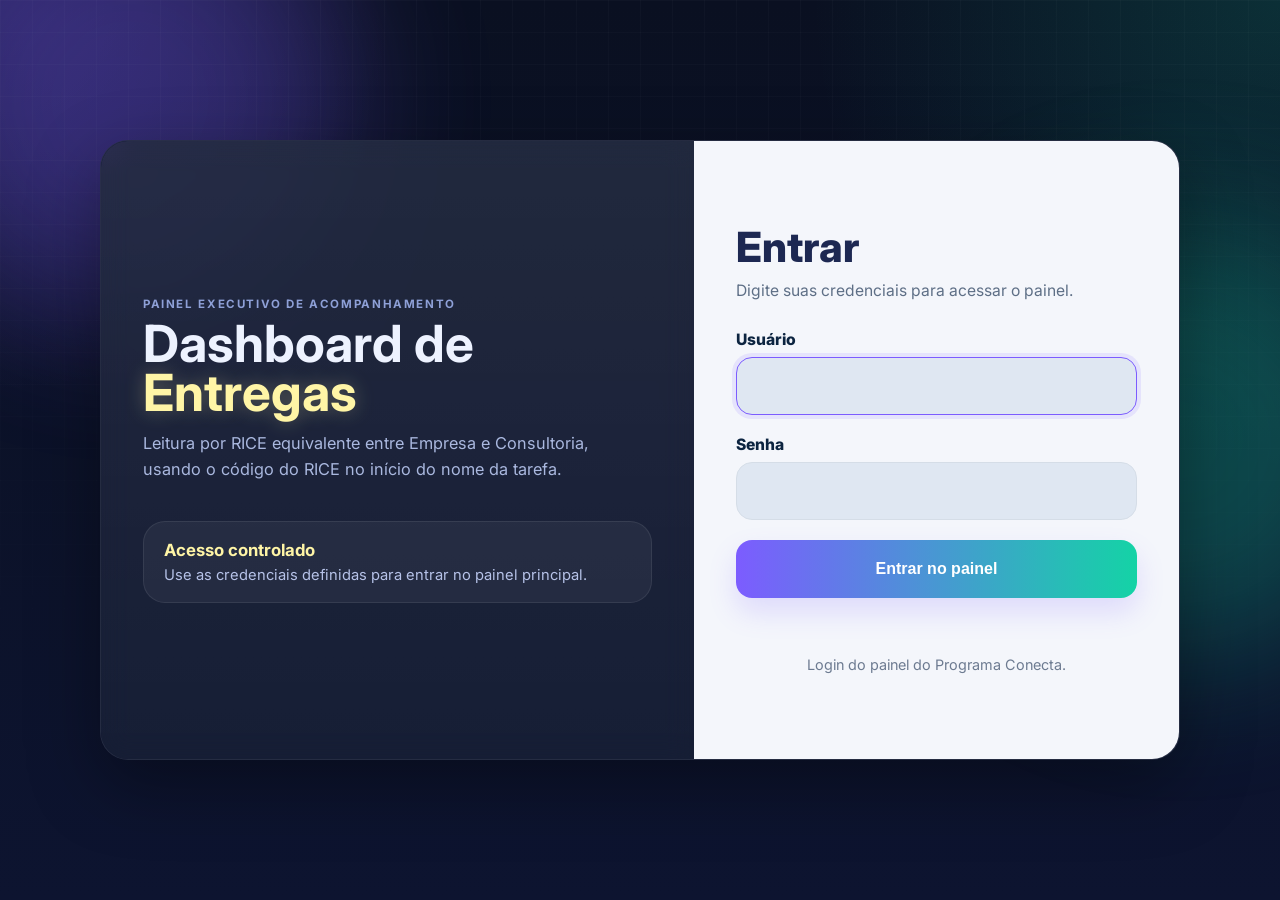
<file: login.html>
<!DOCTYPE html>
<html lang="pt-BR">
<head>
  <meta charset="UTF-8" />
  <meta http-equiv="Cache-Control" content="no-store, no-cache, must-revalidate, max-age=0" />
  <meta http-equiv="Pragma" content="no-cache" />
  <meta http-equiv="Expires" content="0" />
  <meta name="viewport" content="width=device-width, initial-scale=1.0" />
  <title>Login | Dashboard Executivo de Entregas</title>

  <link rel="preconnect" href="https://fonts.googleapis.com">
  <link rel="preconnect" href="https://fonts.gstatic.com" crossorigin>
  <link href="https://fonts.googleapis.com/css2?family=Inter:wght@400;600;700;800&display=swap" rel="stylesheet">
  <style>
    :root {
      --bg: #0b1020;
      --card: #121a35;
      --line: rgba(255,255,255,.09);
      --text: #edf2ff;
      --muted: #aab8df;
      --accent: #7c5cff;
      --accent-2: #14d3a6;
      --danger: #ff6b7a;
      --shadow: 0 24px 70px rgba(0,0,0,.35);
      --radius: 24px;
    }
    * { box-sizing: border-box; }
    html, body {
      margin: 0; padding: 0; min-height: 100vh;
      font-family: 'Inter', system-ui, sans-serif;
      background:
        radial-gradient(circle at top left, rgba(124,92,255,.22), transparent 25%),
        radial-gradient(circle at top right, rgba(20,211,166,.16), transparent 30%),
        linear-gradient(180deg, #0a1021 0%, #0d1430 100%);
      color: var(--text);
    }
    body { display: flex; align-items: center; justify-content: center; padding: 24px; overflow-x: hidden; }
    .bg-grid { position: fixed; inset: 0; background-image: linear-gradient(rgba(255,255,255,.03) 1px, transparent 1px), linear-gradient(90deg, rgba(255,255,255,.03) 1px, transparent 1px); background-size: 32px 32px; mask-image: linear-gradient(180deg, rgba(0,0,0,.7), transparent 90%); pointer-events: none; }
    .bg-orb { position: fixed; width: 440px; height: 440px; border-radius: 50%; filter: blur(75px); opacity: .28; pointer-events: none; }
    .orb-1 { background: #7c5cff; top: -120px; left: -90px; }
    .orb-2 { background: #14d3a6; right: -120px; top: 220px; }
    .login-shell { width: min(1080px, 100%); min-height: 620px; display: grid; grid-template-columns: 1.1fr .9fr; background: rgba(17, 24, 48, 0.88); border: 1px solid var(--line); border-radius: 28px; overflow: hidden; box-shadow: var(--shadow); position: relative; z-index: 1; }
    .login-left { padding: 42px; background: linear-gradient(180deg, rgba(255,255,255,.08), rgba(255,255,255,.03)); backdrop-filter: blur(14px); display: flex; flex-direction: column; justify-content: center; }
    .eyebrow { text-transform: uppercase; letter-spacing: .14em; font-size: .72rem; color: #8ea0d7; margin: 0 0 8px; font-weight: 700; }
    .login-left h1 { margin: 0; font-size: clamp(2.2rem, 4vw, 4rem); line-height: .95; }
    .login-left h1 span { color: #fff5a6; text-shadow: 0 0 20px rgba(255,245,166,.28); }
    .hero-text { max-width: 680px; color: var(--muted); font-size: 1.02rem; margin-top: 14px; line-height: 1.6; }
    .info-box { margin-top: 22px; padding: 18px 20px; border-radius: 22px; background: rgba(255,255,255,.05); border: 1px solid rgba(255,255,255,.08); display: grid; gap: 6px; max-width: 620px; }
    .info-box strong { color: #fff5a6; font-size: 1.05rem; }
    .info-box small { color: #b6c2e8; font-size: .92rem; }
    .login-right { background: #f4f6fb; color: #1d2852; padding: 42px; display: flex; flex-direction: column; justify-content: center; }
    .login-right h2 { margin: 0 0 10px; font-size: 2.6rem; line-height: 1; font-weight: 800; color: #1d2852; }
    .login-subtitle { color: #5e6f86; margin-bottom: 28px; font-size: .98rem; line-height: 1.5; }
    .form-label { display: block; margin-bottom: 8px; font-weight: 800; font-size: .98rem; color: #0c2440; }
    .form-control { width: 100%; height: 58px; border-radius: 16px; border: 1px solid #d5dde7; background: #dfe7f2; font-size: 1rem; padding: 0 18px; outline: none; margin-bottom: 20px; }
    .form-control:focus { border-color: #7c5cff; box-shadow: 0 0 0 4px rgba(124,92,255,.12); }
    .btn-login { width: 100%; height: 58px; border: none; border-radius: 16px; background: linear-gradient(90deg, #7c5cff, #14d3a6); color: white; font-size: 1rem; font-weight: 800; cursor: pointer; box-shadow: 0 14px 28px rgba(124,92,255,.18); }
    .btn-login:hover { filter: brightness(1.05); }
    #erro { color: var(--danger); font-weight: 700; min-height: 24px; margin-top: 14px; text-align: center; }
    .login-foot { margin-top: 20px; color: #6d7b91; text-align: center; font-size: .9rem; }
    @media (max-width: 960px) { .login-shell { grid-template-columns: 1fr; } .login-left, .login-right { padding: 28px; } }
  </style>
</head>
<body>
  <div class="bg-orb orb-1"></div>
  <div class="bg-orb orb-2"></div>
  <div class="bg-grid"></div>

  <main class="login-shell">
    <section class="login-left">
      <p class="eyebrow">Painel executivo de acompanhamento</p>
      <h1>Dashboard de <span>Entregas</span></h1>
      <p class="hero-text">
        Leitura por RICE equivalente entre Empresa e Consultoria, usando o código do RICE
        no início do nome da tarefa.
      </p>

      <div class="info-box">
        <strong>Acesso controlado</strong>
        <small>Use as credenciais definidas para entrar no painel principal.</small>
      </div>
    </section>

    <section class="login-right">
      <h2>Entrar</h2>
      <div class="login-subtitle">Digite suas credenciais para acessar o painel.</div>

      <form id="formLogin" autocomplete="off">
        <label for="user" class="form-label">Usuário</label>
        <input id="user" name="login_usuario_manual" type="text" class="form-control" autocomplete="off" autocapitalize="off" autocorrect="off" spellcheck="false" value="">
        <label for="pass" class="form-label">Senha</label>
        <input id="pass" name="login_senha_manual" type="password" class="form-control" autocomplete="new-password" autocapitalize="off" autocorrect="off" spellcheck="false" value="">
        <button type="submit" class="btn-login">Entrar no painel</button>
        <div id="erro"></div>
      </form>

      <div class="login-foot">Login do painel do Programa Conecta.</div>
    </section>
  </main>

  <script src="auth.js"></script>
  <script>
    limparSessao();
    window.addEventListener("load", function () {
      const campoUser = document.getElementById("user");
      const campoPass = document.getElementById("pass");
      campoUser.value = "";
      campoPass.value = "";
      setTimeout(function () {
        campoUser.value = "";
        campoPass.value = "";
        campoUser.focus();
      }, 50);
    });

    document.getElementById("formLogin").addEventListener("submit", function (e) {
      e.preventDefault();
      const u = document.getElementById("user").value.trim();
      const p = document.getElementById("pass").value.trim();
      const erro = document.getElementById("erro");
      const resultado = fazerLogin(u, p);

      if (resultado.sucesso) {
        window.location.href = "index.html";
        return;
      }

      if (resultado.erro === "usuario") {
        erro.innerText = "Usuário não encontrado";
        document.getElementById("user").focus();
      } else if (resultado.erro === "senha") {
        erro.innerText = "Senha incorreta";
        document.getElementById("pass").value = "";
        document.getElementById("pass").focus();
      } else {
        erro.innerText = "Falha no login";
      }
    });
  </script>
</body>
</html>
</file>
